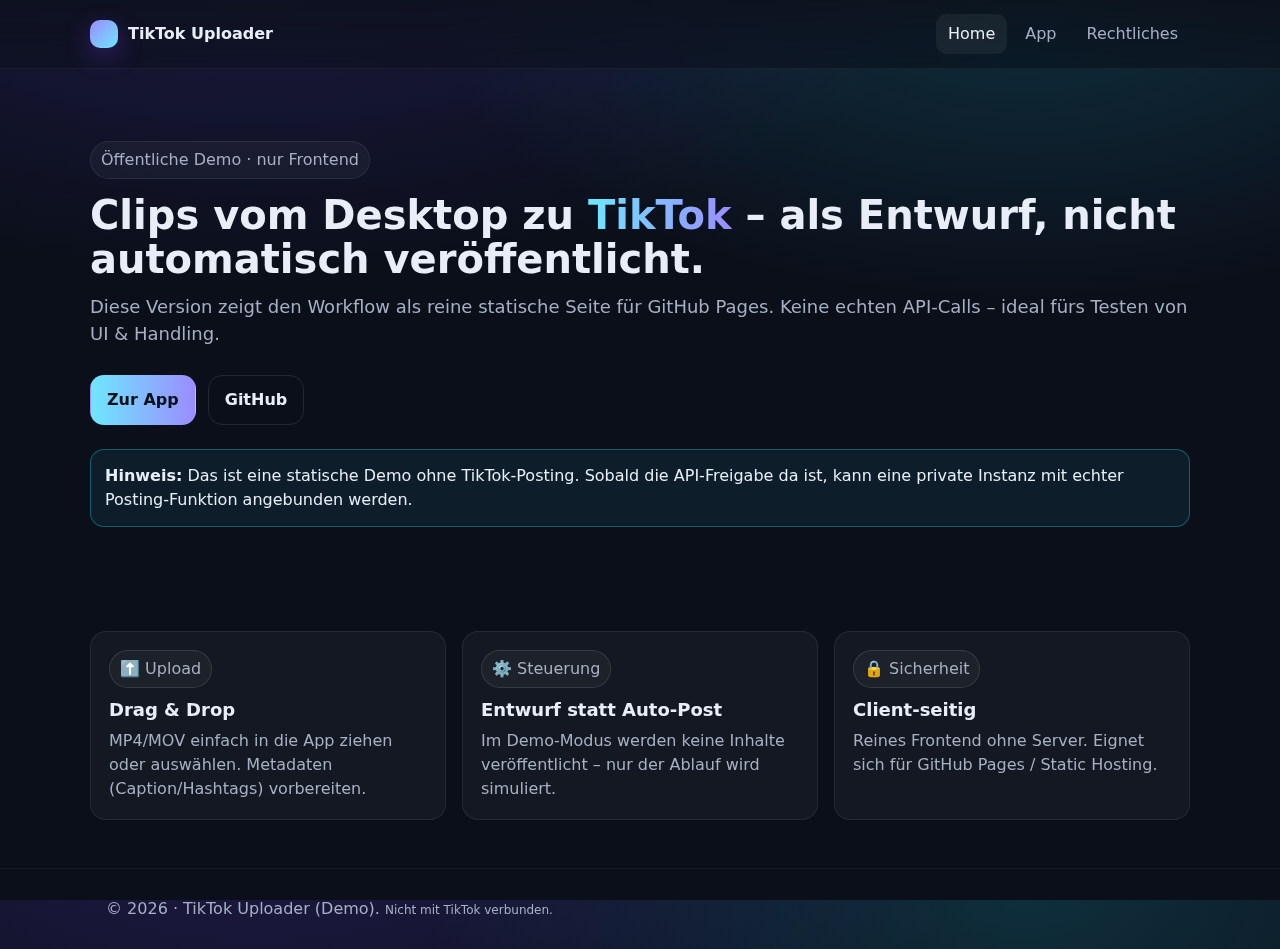
<file: index.html>
<!doctype html>
<html lang="de">
<head>
  <meta charset="utf-8" />
  <meta name="viewport" content="width=device-width, initial-scale=1" />
  <title>TikTok Uploader – Demo</title>
  <meta name="description" content="Ein schlankes Frontend (Demo) zum Vorbereiten von TikTok-Uploads direkt vom Desktop. Keine Server‑Komponenten." />
  <link rel="icon" href="favicon.ico">
  <link rel="stylesheet" href="styles.css" />
</head>
<body>
  <nav class="nav">
    <div class="container nav-inner">
      <a class="brand" href="index.html">
        <span class="brand-badge"></span>
        <span>TikTok Uploader</span>
      </a>
      <div style="display:flex;gap:6px">
        <a class="link active" href="index.html">Home</a>
        <a class="link" href="app.html">App</a>
        <a class="link" href="legal.html">Rechtliches</a>
      </div>
    </div>
  </nav>

  <header class="hero container">
    <div class="kicker">Öffentliche Demo · nur Frontend</div>
    <h1 class="h-title">Clips vom Desktop zu <strong>TikTok</strong> – als Entwurf, nicht automatisch veröffentlicht.</h1>
    <p class="h-sub">Diese Version zeigt den Workflow als reine statische Seite für GitHub Pages. Keine echten API‑Calls – ideal fürs Testen von UI & Handling.</p>
    <div class="btn-row">
      <a class="btn primary" href="app.html">Zur App</a>
      <a class="btn ghost" href="https://github.com/juppeee/Tiktok-Uploader" target="_blank" rel="noreferrer">GitHub</a>
    </div>

    <div class="alert">
      <strong>Hinweis:</strong> Das ist eine statische Demo ohne TikTok‑Posting. Sobald die API‑Freigabe da ist, kann eine private Instanz mit echter Posting‑Funktion angebunden werden.
    </div>
  </header>

  <section class="section container">
    <div class="grid">
      <div class="card">
        <div class="badge">⬆️ Upload</div>
        <h3>Drag & Drop</h3>
        <p>MP4/MOV einfach in die App ziehen oder auswählen. Metadaten (Caption/Hashtags) vorbereiten.</p>
      </div>
      <div class="card">
        <div class="badge">⚙️ Steuerung</div>
        <h3>Entwurf statt Auto‑Post</h3>
        <p>Im Demo‑Modus werden keine Inhalte veröffentlicht – nur der Ablauf wird simuliert.</p>
      </div>
      <div class="card">
        <div class="badge">🔒 Sicherheit</div>
        <h3>Client‑seitig</h3>
        <p>Reines Frontend ohne Server. Eignet sich für GitHub Pages / Static Hosting.</p>
      </div>
    </div>
  </section>

  <footer class="footer">
    <div class="container">
      © <span id="y"></span> · TikTok Uploader (Demo). <span class="small">Nicht mit TikTok verbunden.</span>
    </div>
  </footer>
  <script>document.getElementById('y').textContent=new Date().getFullYear()</script>
</body>
</html>
</file>
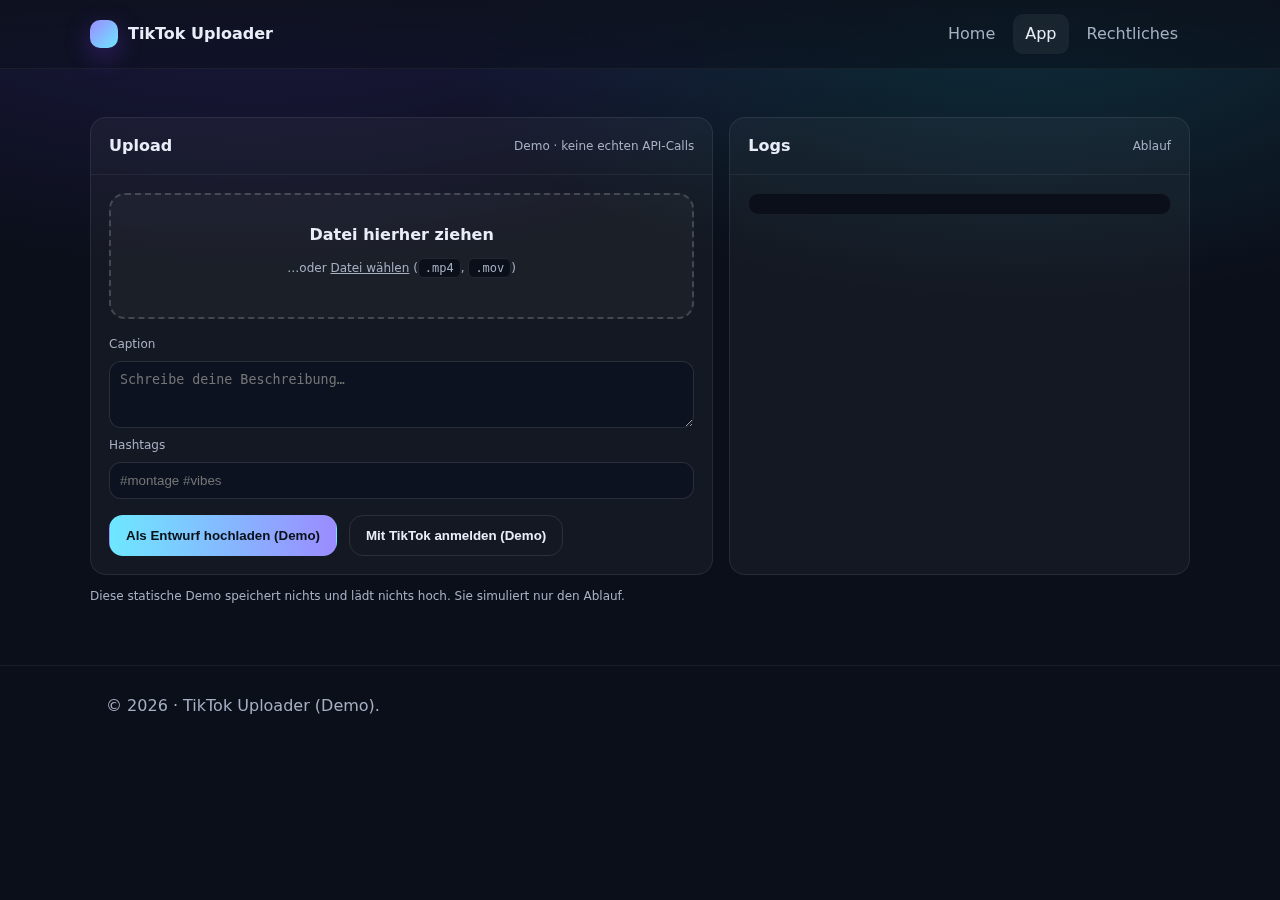
<file: app.html>
<!doctype html>
<html lang="de">
<head>
  <meta charset="utf-8" />
  <meta name="viewport" content="width=device-width, initial-scale=1" />
  <title>TikTok Uploader – App (Demo)</title>
  <link rel="icon" href="favicon.ico">
  <link rel="stylesheet" href="styles.css" />
</head>
<body>
  <nav class="nav">
    <div class="container nav-inner">
      <a class="brand" href="index.html">
        <span class="brand-badge"></span>
        <span>TikTok Uploader</span>
      </a>
      <div style="display:flex;gap:6px">
        <a class="link" href="index.html">Home</a>
        <a class="link active" href="app.html">App</a>
        <a class="link" href="legal.html">Rechtliches</a>
      </div>
    </div>
  </nav>

  <main class="container section">
    <div class="upload-wrap">
      <section class="panel">
        <header>
          <strong>Upload</strong>
          <span class="small">Demo · keine echten API‑Calls</span>
        </header>
        <div class="content">
          <div id="drop" class="dropzone">
            <p style="margin:0 0 8px;font-weight:600">Datei hierher ziehen</p>
            <p class="small">…oder <label for="file" style="text-decoration:underline;cursor:pointer">Datei wählen</label> (<kbd>.mp4</kbd>, <kbd>.mov</kbd>)</p>
            <input id="file" type="file" accept="video/mp4,video/quicktime" style="position:absolute;width:1px;height:1px;opacity:0;" />
          </div>

          <div style="display:grid;gap:8px;margin-top:16px">
            <label class="small" for="caption">Caption</label>
            <textarea id="caption" rows="3" placeholder="Schreibe deine Beschreibung…" style="resize:vertical;border-radius:12px;background:#0c1220;border:1px solid rgba(255,255,255,.12);color:var(--text);padding:10px"></textarea>
            <label class="small" for="tags">Hashtags</label>
            <input id="tags" placeholder="#montage #vibes" style="border-radius:12px;background:#0c1220;border:1px solid rgba(255,255,255,.12);color:var(--text);padding:10px" />
          </div>

          <div class="btn-row" style="margin-top:16px">
            <button class="btn primary" id="simulate">Als Entwurf hochladen (Demo)</button>
            <button class="btn ghost" id="oauth">Mit TikTok anmelden (Demo)</button>
          </div>
        </div>
      </section>

      <aside class="panel">
        <header><strong>Logs</strong><span class="small">Ablauf</span></header>
        <div class="content">
          <div id="logs" class="logs" aria-live="polite"></div>
        </div>
      </aside>
    </div>
    <p class="small" style="margin-top:12px">Diese statische Demo speichert nichts und lädt nichts hoch. Sie simuliert nur den Ablauf.</p>
  </main>

  <footer class="footer">
    <div class="container">
      © <span id="y"></span> · TikTok Uploader (Demo).
    </div>
  </footer>
  <script src="script.js"></script>
  <script>document.getElementById('y').textContent=new Date().getFullYear()</script>
</body>
</html>
</file>
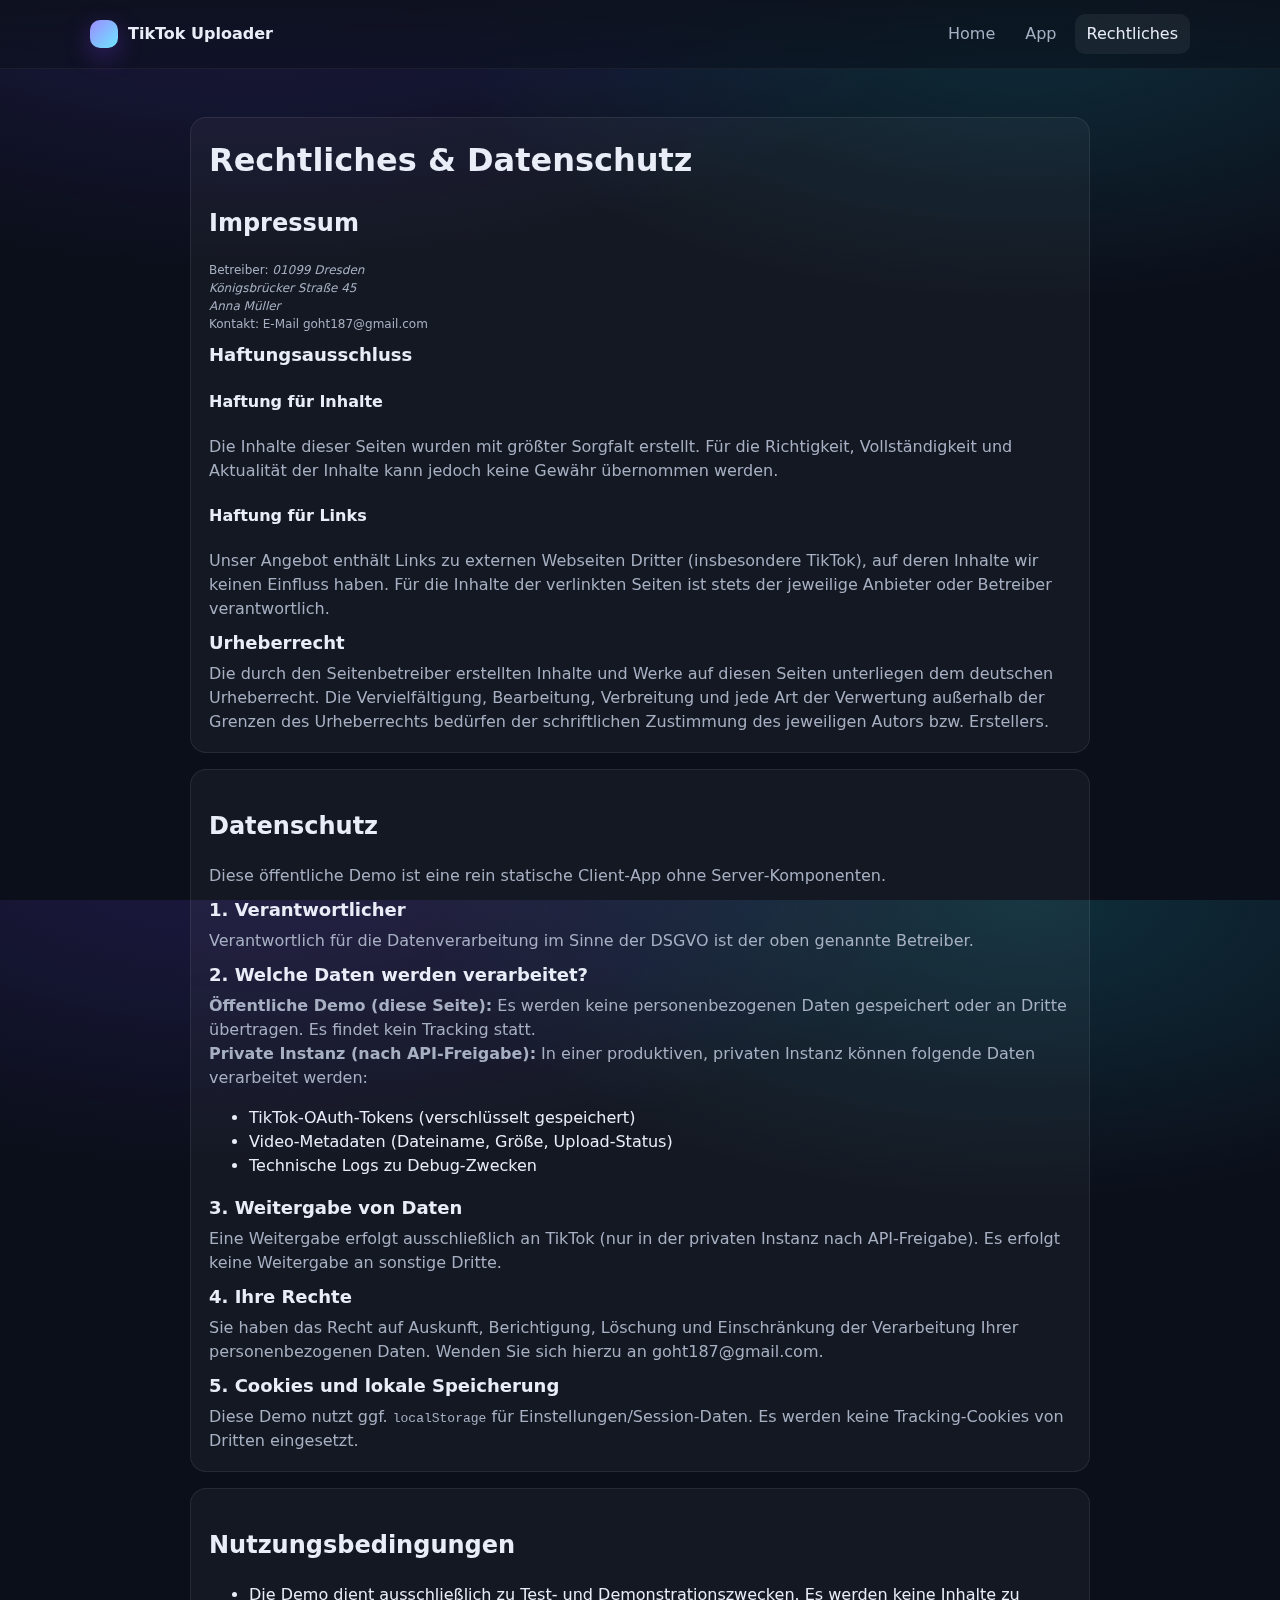
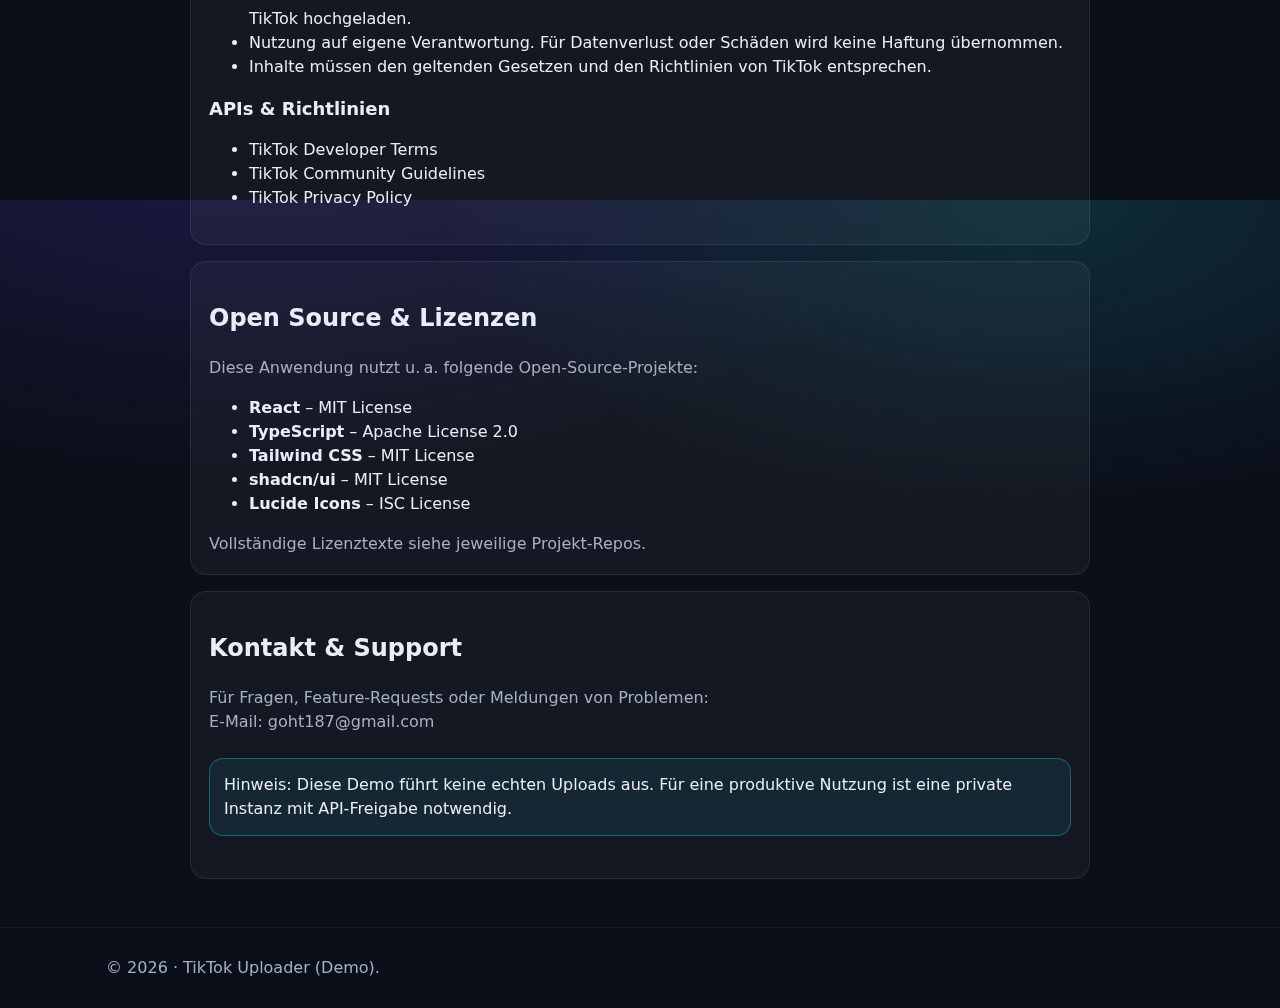
<file: legal.html>
<!doctype html>
<html lang="de">
<head>
  <meta charset="utf-8" />
  <meta name="viewport" content="width=device-width, initial-scale=1" />
  <title>Rechtliches & Datenschutz · TikTok Uploader (Demo)</title>
  <link rel="icon" href="favicon.ico">
  <link rel="stylesheet" href="styles.css" />
</head>
<body>
  <nav class="nav">
    <div class="container nav-inner">
      <a class="brand" href="index.html">
        <span class="brand-badge"></span>
        <span>TikTok Uploader</span>
      </a>
      <div style="display:flex;gap:6px">
        <a class="link" href="index.html">Home</a>
        <a class="link" href="app.html">App</a>
        <a class="link active" href="legal.html">Rechtliches</a>
      </div>
    </div>
  </nav>

  <main class="container section" style="max-width:900px">
    <article class="card">
      <h1 style="margin-top:0">Rechtliches & Datenschutz</h1>

      <h2>Impressum</h2>
      <p class="small">
        Betreiber: <em>01099 Dresden</em><br>
        <em>Königsbrücker Straße 45</em><br>
        <em>Anna Müller</em>
      </p>
      <p class="small">
        Kontakt: E‑Mail <a href="mailto:goht187@gmail.com">goht187@gmail.com</a>
      </p>

      <h3>Haftungsausschluss</h3>
      <h4>Haftung für Inhalte</h4>
      <p>Die Inhalte dieser Seiten wurden mit größter Sorgfalt erstellt. Für die Richtigkeit,
      Vollständigkeit und Aktualität der Inhalte kann jedoch keine Gewähr übernommen werden.</p>

      <h4>Haftung für Links</h4>
      <p>Unser Angebot enthält Links zu externen Webseiten Dritter (insbesondere TikTok),
      auf deren Inhalte wir keinen Einfluss haben. Für die Inhalte der verlinkten Seiten ist stets der jeweilige
      Anbieter oder Betreiber verantwortlich.</p>

      <h3>Urheberrecht</h3>
      <p>Die durch den Seitenbetreiber erstellten Inhalte und Werke auf diesen Seiten unterliegen dem deutschen
      Urheberrecht. Die Vervielfältigung, Bearbeitung, Verbreitung und jede Art der Verwertung außerhalb der Grenzen
      des Urheberrechts bedürfen der schriftlichen Zustimmung des jeweiligen Autors bzw. Erstellers.</p>
    </article>

    <article class="card" id="datenschutz" style="margin-top:16px">
      <h2>Datenschutz</h2>
      <p>Diese öffentliche Demo ist eine rein statische Client‑App ohne Server‑Komponenten.</p>

      <h3>1. Verantwortlicher</h3>
      <p>Verantwortlich für die Datenverarbeitung im Sinne der DSGVO ist der oben genannte Betreiber.</p>

      <h3>2. Welche Daten werden verarbeitet?</h3>
      <p><strong>Öffentliche Demo (diese Seite):</strong> Es werden keine personenbezogenen Daten
      gespeichert oder an Dritte übertragen. Es findet kein Tracking statt.</p>
      <p><strong>Private Instanz (nach API‑Freigabe):</strong> In einer produktiven, privaten Instanz können
      folgende Daten verarbeitet werden:</p>
      <ul>
        <li>TikTok‑OAuth‑Tokens (verschlüsselt gespeichert)</li>
        <li>Video‑Metadaten (Dateiname, Größe, Upload‑Status)</li>
        <li>Technische Logs zu Debug‑Zwecken</li>
      </ul>

      <h3>3. Weitergabe von Daten</h3>
      <p>Eine Weitergabe erfolgt ausschließlich an TikTok (nur in der privaten Instanz nach API‑Freigabe).
      Es erfolgt keine Weitergabe an sonstige Dritte.</p>

      <h3>4. Ihre Rechte</h3>
      <p>Sie haben das Recht auf Auskunft, Berichtigung, Löschung und Einschränkung der Verarbeitung Ihrer personenbezogenen Daten.
      Wenden Sie sich hierzu an <a href="mailto:goht187@gmail.com">goht187@gmail.com</a>.</p>

      <h3>5. Cookies und lokale Speicherung</h3>
      <p>Diese Demo nutzt ggf. <code>localStorage</code> für Einstellungen/Session‑Daten. Es werden keine
      Tracking‑Cookies von Dritten eingesetzt.</p>
    </article>

    <article class="card" id="nutzungsbedingungen" style="margin-top:16px">
      <h2>Nutzungsbedingungen</h2>
      <ul>
        <li>Die Demo dient ausschließlich zu Test‑ und Demonstrationszwecken. Es werden keine Inhalte zu TikTok hochgeladen.</li>
        <li>Nutzung auf eigene Verantwortung. Für Datenverlust oder Schäden wird keine Haftung übernommen.</li>
        <li>Inhalte müssen den geltenden Gesetzen und den Richtlinien von TikTok entsprechen.</li>
      </ul>

      <h3>APIs & Richtlinien</h3>
      <ul>
        <li><a href="https://developers.tiktok.com/doc/getting-started-terms-of-service" target="_blank" rel="noopener noreferrer">TikTok Developer Terms</a></li>
        <li><a href="https://www.tiktok.com/community-guidelines" target="_blank" rel="noopener noreferrer">TikTok Community Guidelines</a></li>
        <li><a href="https://www.tiktok.com/legal/privacy-policy" target="_blank" rel="noopener noreferrer">TikTok Privacy Policy</a></li>
      </ul>
    </article>

    <article class="card" id="oss" style="margin-top:16px">
      <h2>Open Source & Lizenzen</h2>
      <p>Diese Anwendung nutzt u. a. folgende Open‑Source‑Projekte:</p>
      <ul>
        <li><strong>React</strong> – MIT License</li>
        <li><strong>TypeScript</strong> – Apache License 2.0</li>
        <li><strong>Tailwind CSS</strong> – MIT License</li>
        <li><strong>shadcn/ui</strong> – MIT License</li>
        <li><strong>Lucide Icons</strong> – ISC License</li>
      </ul>
      <p>Vollständige Lizenztexte siehe jeweilige Projekt‑Repos.</p>
    </article>

    <article class="card" id="kontakt" style="margin-top:16px">
      <h2>Kontakt & Support</h2>
      <p>Für Fragen, Feature‑Requests oder Meldungen von Problemen:
        <br>E‑Mail: <a href="mailto:goht187@gmail.com">goht187@gmail.com</a>
      </p>
      <div class="alert">
        Hinweis: Diese Demo führt keine echten Uploads aus. Für eine produktive Nutzung ist eine
        private Instanz mit API‑Freigabe notwendig.
      </div>
    </article>
  </main>

  <footer class="footer">
    <div class="container">
      © <span id="y"></span> · TikTok Uploader (Demo).
    </div>
  </footer>
  <script>document.getElementById('y').textContent=new Date().getFullYear()</script>
</body>
</html>
</file>
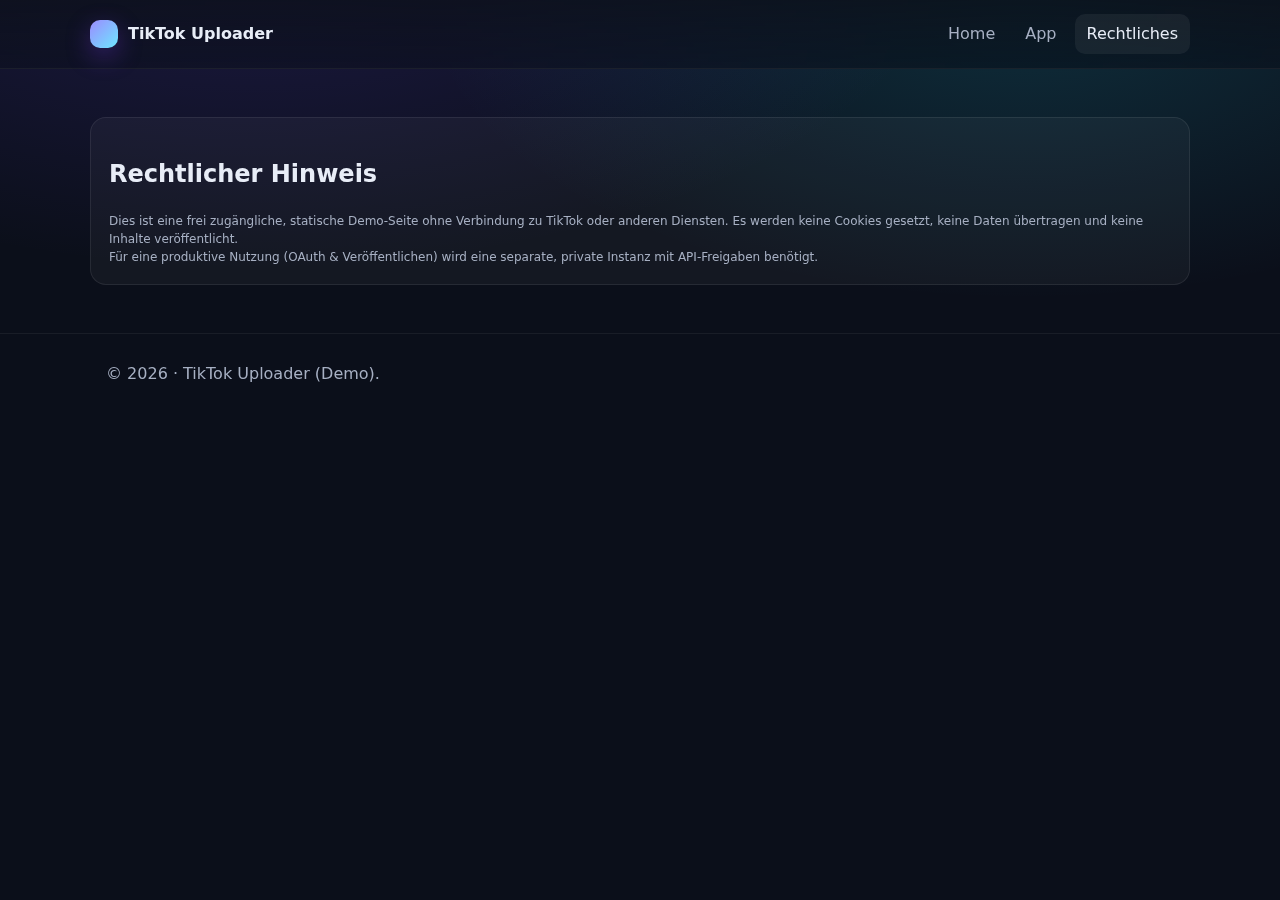
<file: tiktok_uploader_static/legal.html>
<!doctype html>
<html lang="de">
<head>
  <meta charset="utf-8" />
  <meta name="viewport" content="width=device-width, initial-scale=1" />
  <title>Rechtliches · TikTok Uploader (Demo)</title>
  <link rel="icon" href="favicon.ico">
  <link rel="stylesheet" href="styles.css" />
</head>
<body>
  <nav class="nav">
    <div class="container nav-inner">
      <a class="brand" href="index.html">
        <span class="brand-badge"></span>
        <span>TikTok Uploader</span>
      </a>
      <div style="display:flex;gap:6px">
        <a class="link" href="index.html">Home</a>
        <a class="link" href="app.html">App</a>
        <a class="link active" href="legal.html">Rechtliches</a>
      </div>
    </div>
  </nav>

  <main class="container section">
    <div class="card">
      <h2>Rechtlicher Hinweis</h2>
      <p class="small">Dies ist eine frei zugängliche, statische Demo‑Seite ohne Verbindung zu TikTok oder anderen Diensten. Es werden keine Cookies gesetzt, keine Daten übertragen und keine Inhalte veröffentlicht.</p>
      <p class="small">Für eine produktive Nutzung (OAuth & Veröffentlichen) wird eine separate, private Instanz mit API‑Freigaben benötigt.</p>
    </div>
  </main>

  <footer class="footer">
    <div class="container">
      © <span id="y"></span> · TikTok Uploader (Demo).
    </div>
  </footer>
  <script>document.getElementById('y').textContent=new Date().getFullYear()</script>
</body>
</html>
</file>
<file: styles.css>
:root{
  --bg: #0b0f1a;
  --bg-soft:#0e1422;
  --card:#11182a;
  --text:#e8edf7;
  --muted:#a7b0c3;
  --primary:#6ee7ff;
  --primary-strong:#22d3ee;
  --accent:#9b8cff;
  --ring: rgba(146, 158, 197, 0.35);
  --success:#22c55e;
  --warning:#f59e0b;
  --danger:#ef4444;
}
*{box-sizing:border-box}
html,body{height:100%}
body{
  margin:0;
  font-family: ui-sans-serif, system-ui, -apple-system, Segoe UI, Roboto, Inter, Helvetica, Arial, Apple Color Emoji, Segoe UI Emoji;
  color:var(--text);
  background: radial-gradient(1200px 600px at 20% -10%, rgba(108,73,255,.20), transparent 60%),
              radial-gradient(1000px 500px at 80% 0%, rgba(34,211,238,.16), transparent 60%),
              var(--bg);
  line-height:1.5;
}
a{color:inherit;text-decoration:none}
.container{max-width:1100px;margin:0 auto;padding:0 16px}
.nav{
  position:sticky;top:0;z-index:20;
  backdrop-filter:saturate(140%) blur(12px);
  background:linear-gradient(to bottom, rgba(13,17,26,.85), rgba(13,17,26,.65));
  border-bottom:1px solid rgba(255,255,255,.06);
}
.nav-inner{display:flex;align-items:center;justify-content:space-between;padding:14px 0}
.brand{display:flex;align-items:center;gap:10px;font-weight:700}
.brand-badge{width:28px;height:28px;border-radius:10px;background:linear-gradient(135deg, var(--accent), var(--primary));box-shadow:0 8px 24px rgba(124, 58, 237, .35)}
.nav a.link{padding:8px 12px;border-radius:10px;color:var(--muted)}
.nav a.link.active,.nav a.link:hover{color:var(--text);background:rgba(255,255,255,.06)}

.hero{padding:72px 0 32px}
.h-title{font-size:40px;line-height:1.1;margin:0 0 12px}
.h-title strong{background:linear-gradient(90deg,var(--primary),var(--accent));-webkit-background-clip:text;background-clip:text;color:transparent}
.h-sub{color:var(--muted);font-size:18px;margin:0 0 28px}
.btn-row{display:flex;gap:12px;flex-wrap:wrap}
.btn{border:1px solid rgba(255,255,255,.1);background:rgba(255,255,255,.04);padding:12px 16px;border-radius:14px;color:var(--text);font-weight:600;cursor:pointer}
.btn.primary{background:linear-gradient(90deg,var(--primary),var(--accent));border-color:transparent;color:#081018}
.btn.ghost{background:transparent}
.btn:hover{transform:translateY(-1px)}
.kicker{display:inline-flex;gap:8px;align-items:center;padding:6px 10px;border:1px solid rgba(255,255,255,.08);border-radius:999px;color:var(--muted);margin-bottom:14px;background:rgba(255,255,255,.04)}

.section{padding:48px 0}
.grid{display:grid;gap:16px;grid-template-columns:repeat(1,minmax(0,1fr))}
@media(min-width:720px){.grid{grid-template-columns:repeat(3,minmax(0,1fr))}}

.card{background:rgba(255,255,255,.04);border:1px solid rgba(255,255,255,.08);border-radius:16px;padding:18px}
.card h3{margin:8px 0 6px;font-size:18px}
.card p{color:var(--muted);margin:0}

.alert{border:1px solid rgba(34,211,238,.35);background:rgba(34,211,238,.08);padding:14px;border-radius:14px;margin:24px 0;color:var(--text)}

.footer{border-top:1px solid rgba(255,255,255,.06);padding:28px 0;color:var(--muted)}

.upload-wrap{display:grid;gap:16px;grid-template-columns:1fr}
@media(min-width:920px){.upload-wrap{grid-template-columns:1.15fr .85fr}}
.panel{background:rgba(255,255,255,.04);border:1px solid rgba(255,255,255,.08);border-radius:16px}
.panel header{padding:16px 18px;border-bottom:1px solid rgba(255,255,255,.06);display:flex;align-items:center;justify-content:space-between}
.panel .content{padding:18px}
.dropzone{
  border:2px dashed rgba(255,255,255,.18);
  border-radius:16px;
  padding:28px;
  text-align:center;
  transition:.2s ease;
  background:rgba(255,255,255,.03);
}
.dropzone.drag{border-color:var(--primary);background:rgba(34,211,238,.08)}
.badge{display:inline-flex;gap:6px;align-items:center;padding:6px 10px;border:1px solid rgba(255,255,255,.12);border-radius:999px;color:var(--muted);background:rgba(255,255,255,.04)}

.logs{max-height:340px;overflow:auto;font-family:ui-monospace,SFMono-Regular,Menlo,Monaco,Consolas,'Liberation Mono','Courier New',monospace;background:#0a0f1a;border-radius:10px;border:1px solid rgba(255,255,255,.06);padding:10px}
.log{padding:6px 8px;border-bottom:1px dashed rgba(255,255,255,.06)}
.log:last-child{border-bottom:0}
.small{font-size:12px;color:var(--muted)}
kbd{background:#0a0f1a;border:1px solid rgba(255,255,255,.1);padding:2px 6px;border-radius:6px}
</file>
<file: tiktok_uploader_static/styles.css>
:root{
  --bg: #0b0f1a;
  --bg-soft:#0e1422;
  --card:#11182a;
  --text:#e8edf7;
  --muted:#a7b0c3;
  --primary:#6ee7ff;
  --primary-strong:#22d3ee;
  --accent:#9b8cff;
  --ring: rgba(146, 158, 197, 0.35);
  --success:#22c55e;
  --warning:#f59e0b;
  --danger:#ef4444;
}
*{box-sizing:border-box}
html,body{height:100%}
body{
  margin:0;
  font-family: ui-sans-serif, system-ui, -apple-system, Segoe UI, Roboto, Inter, Helvetica, Arial, Apple Color Emoji, Segoe UI Emoji;
  color:var(--text);
  background: radial-gradient(1200px 600px at 20% -10%, rgba(108,73,255,.20), transparent 60%),
              radial-gradient(1000px 500px at 80% 0%, rgba(34,211,238,.16), transparent 60%),
              var(--bg);
  line-height:1.5;
}
a{color:inherit;text-decoration:none}
.container{max-width:1100px;margin:0 auto;padding:0 16px}
.nav{
  position:sticky;top:0;z-index:20;
  backdrop-filter:saturate(140%) blur(12px);
  background:linear-gradient(to bottom, rgba(13,17,26,.85), rgba(13,17,26,.65));
  border-bottom:1px solid rgba(255,255,255,.06);
}
.nav-inner{display:flex;align-items:center;justify-content:space-between;padding:14px 0}
.brand{display:flex;align-items:center;gap:10px;font-weight:700}
.brand-badge{width:28px;height:28px;border-radius:10px;background:linear-gradient(135deg, var(--accent), var(--primary));box-shadow:0 8px 24px rgba(124, 58, 237, .35)}
.nav a.link{padding:8px 12px;border-radius:10px;color:var(--muted)}
.nav a.link.active,.nav a.link:hover{color:var(--text);background:rgba(255,255,255,.06)}

.hero{padding:72px 0 32px}
.h-title{font-size:40px;line-height:1.1;margin:0 0 12px}
.h-title strong{background:linear-gradient(90deg,var(--primary),var(--accent));-webkit-background-clip:text;background-clip:text;color:transparent}
.h-sub{color:var(--muted);font-size:18px;margin:0 0 28px}
.btn-row{display:flex;gap:12px;flex-wrap:wrap}
.btn{border:1px solid rgba(255,255,255,.1);background:rgba(255,255,255,.04);padding:12px 16px;border-radius:14px;color:var(--text);font-weight:600;cursor:pointer}
.btn.primary{background:linear-gradient(90deg,var(--primary),var(--accent));border-color:transparent;color:#081018}
.btn.ghost{background:transparent}
.btn:hover{transform:translateY(-1px)}
.kicker{display:inline-flex;gap:8px;align-items:center;padding:6px 10px;border:1px solid rgba(255,255,255,.08);border-radius:999px;color:var(--muted);margin-bottom:14px;background:rgba(255,255,255,.04)}

.section{padding:48px 0}
.grid{display:grid;gap:16px;grid-template-columns:repeat(1,minmax(0,1fr))}
@media(min-width:720px){.grid{grid-template-columns:repeat(3,minmax(0,1fr))}}

.card{background:rgba(255,255,255,.04);border:1px solid rgba(255,255,255,.08);border-radius:16px;padding:18px}
.card h3{margin:8px 0 6px;font-size:18px}
.card p{color:var(--muted);margin:0}

.alert{border:1px solid rgba(34,211,238,.35);background:rgba(34,211,238,.08);padding:14px;border-radius:14px;margin:24px 0;color:var(--text)}

.footer{border-top:1px solid rgba(255,255,255,.06);padding:28px 0;color:var(--muted)}

.upload-wrap{display:grid;gap:16px;grid-template-columns:1fr}
@media(min-width:920px){.upload-wrap{grid-template-columns:1.15fr .85fr}}
.panel{background:rgba(255,255,255,.04);border:1px solid rgba(255,255,255,.08);border-radius:16px}
.panel header{padding:16px 18px;border-bottom:1px solid rgba(255,255,255,.06);display:flex;align-items:center;justify-content:space-between}
.panel .content{padding:18px}
.dropzone{
  border:2px dashed rgba(255,255,255,.18);
  border-radius:16px;
  padding:28px;
  text-align:center;
  transition:.2s ease;
  background:rgba(255,255,255,.03);
}
.dropzone.drag{border-color:var(--primary);background:rgba(34,211,238,.08)}
.badge{display:inline-flex;gap:6px;align-items:center;padding:6px 10px;border:1px solid rgba(255,255,255,.12);border-radius:999px;color:var(--muted);background:rgba(255,255,255,.04)}

.logs{max-height:340px;overflow:auto;font-family:ui-monospace,SFMono-Regular,Menlo,Monaco,Consolas,'Liberation Mono','Courier New',monospace;background:#0a0f1a;border-radius:10px;border:1px solid rgba(255,255,255,.06);padding:10px}
.log{padding:6px 8px;border-bottom:1px dashed rgba(255,255,255,.06)}
.log:last-child{border-bottom:0}
.small{font-size:12px;color:var(--muted)}
kbd{background:#0a0f1a;border:1px solid rgba(255,255,255,.1);padding:2px 6px;border-radius:6px}
</file>
